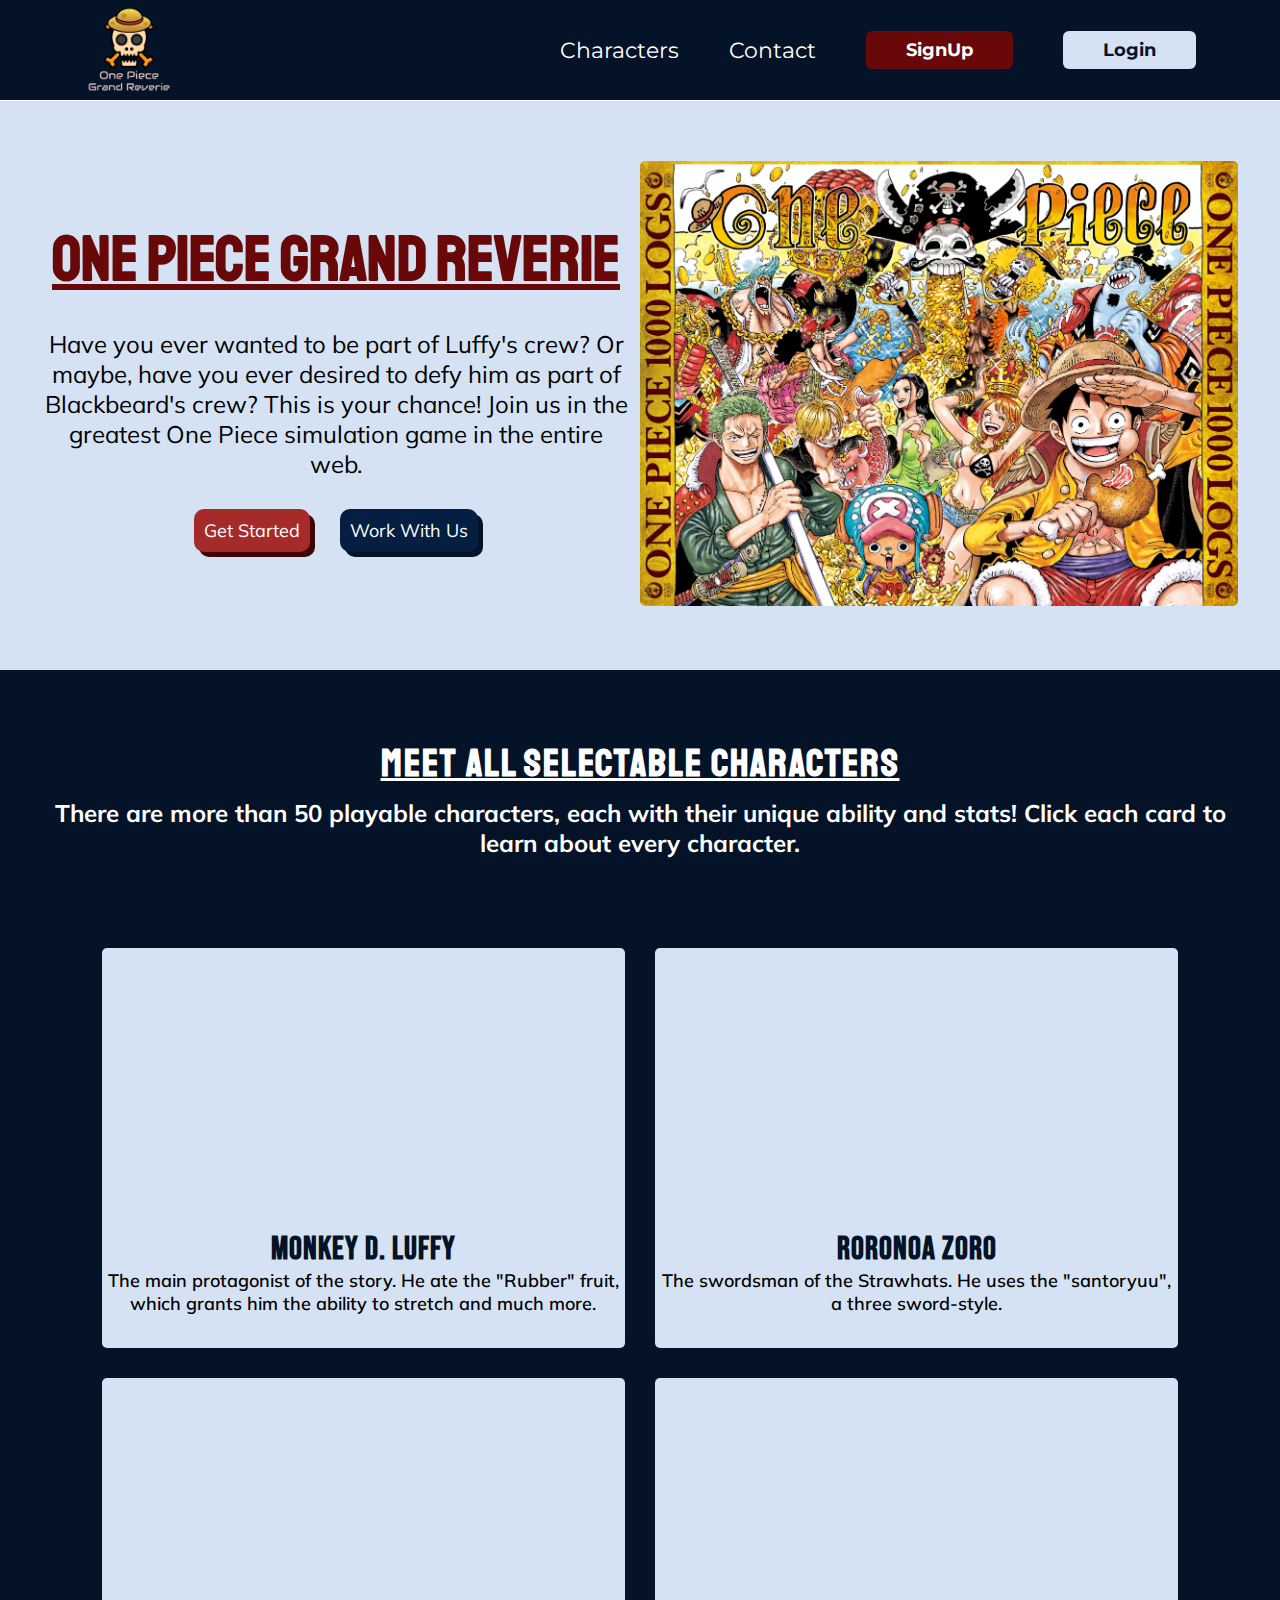
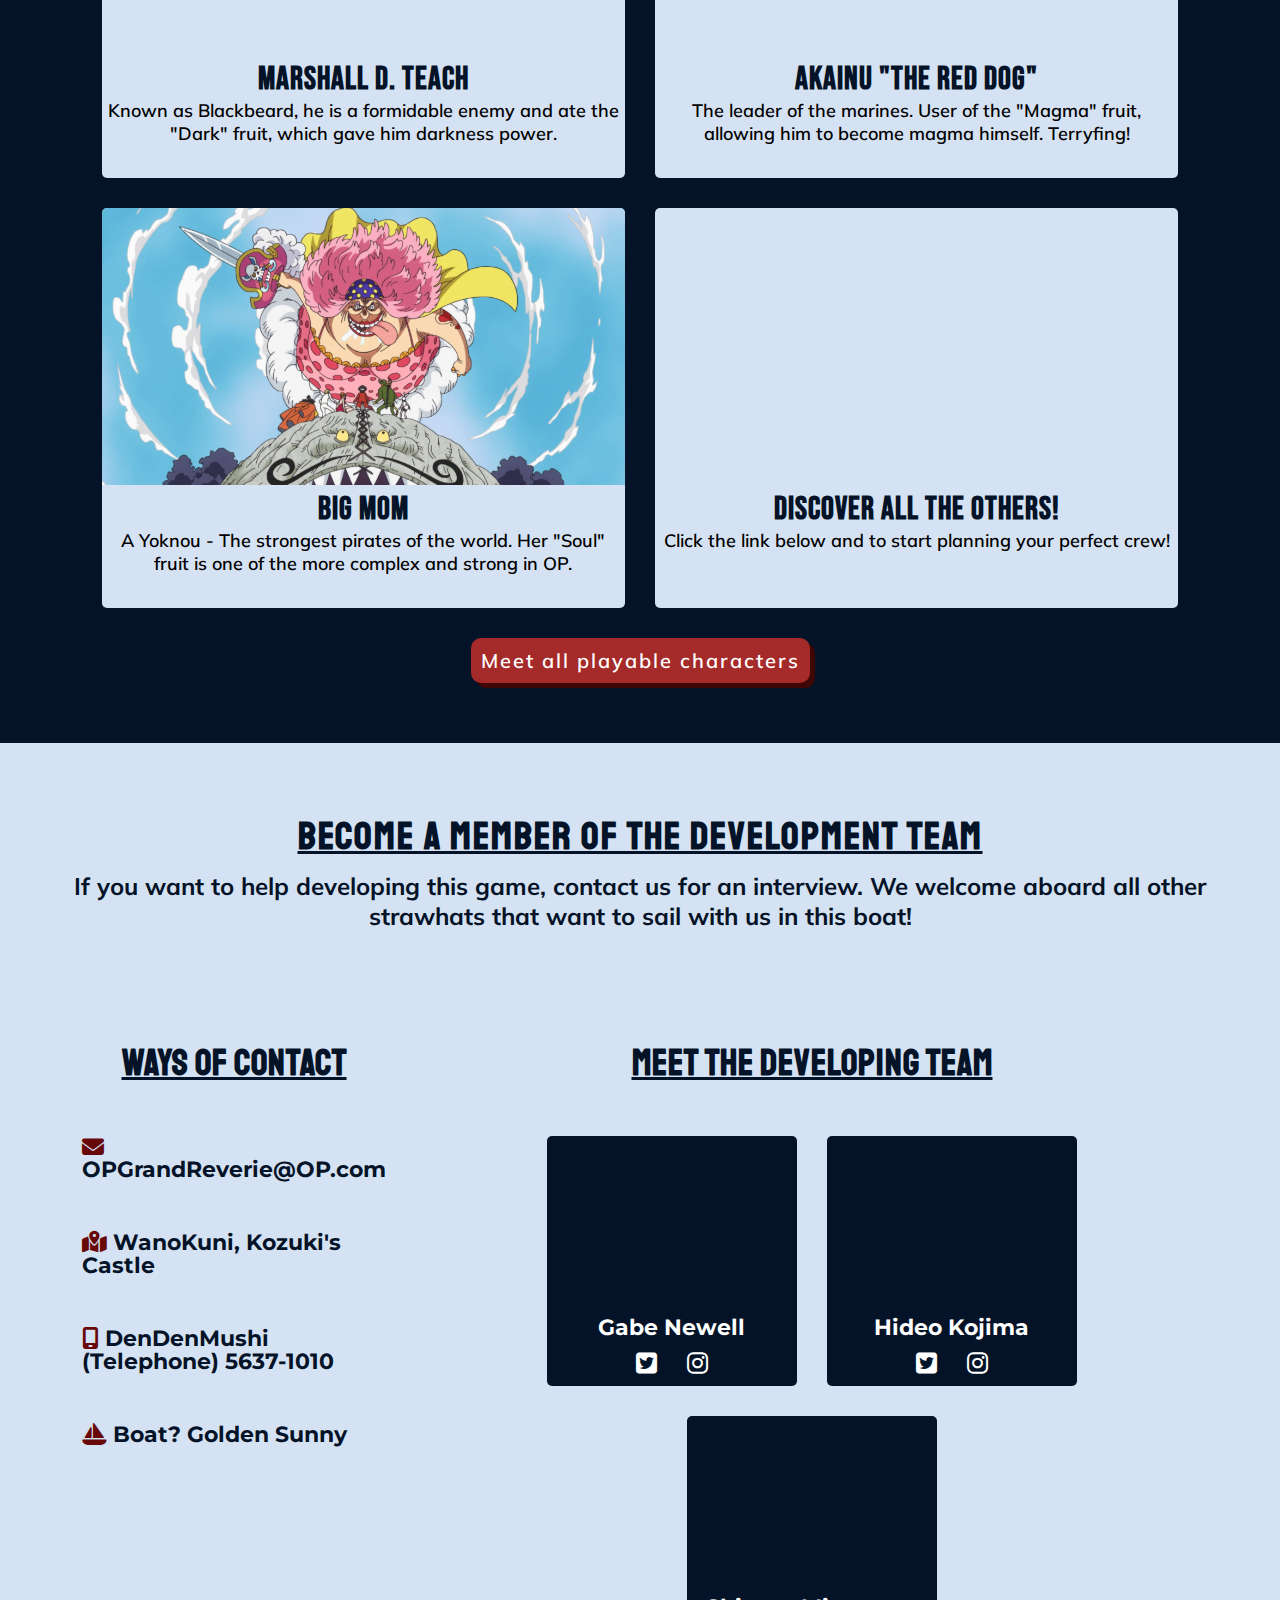
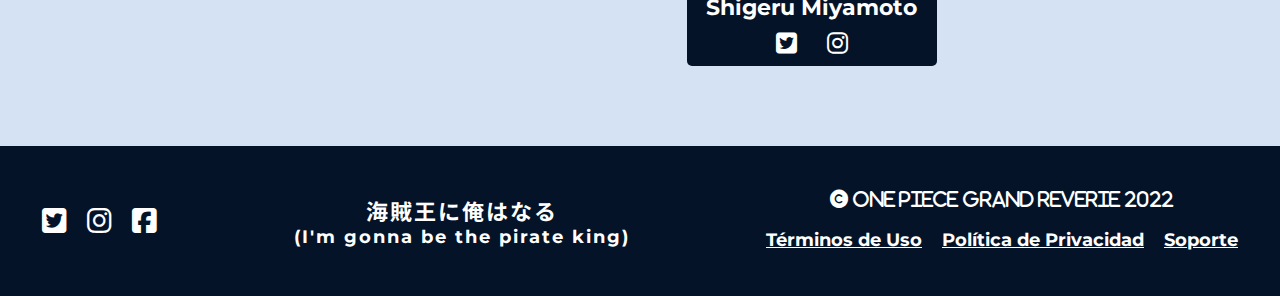
<file: index.html>
<!DOCTYPE html>
<html lang="en">
  <head>
    <meta charset="UTF-8" />
    <meta http-equiv="X-UA-Compatible" content="IE=edge" />
    <meta name="viewport" content="width=device-width, initial-scale=1.0" />
    <title>One Piece Grand Reverie</title>

    <link rel="icon" type="image/x-icon" href="Logo2.png" />

    <link
      rel="stylesheet"
      href="https://cdnjs.cloudflare.com/ajax/libs/font-awesome/6.1.1/css/all.min.css"
    />

    <link rel="stylesheet" href="style.css" />
  </head>

  <body>
    <!-- Header Section -->
    <div class="section-container-dark header-container">
      <header class="header">
        <div class="logo-container">
          <img src="Logo2.png" alt="Logo-OnePieceGrandReverie" />
        </div>
        <nav class="navbar">
          <label for="toggle-menu">
            <i class="fa-solid fa-bars"></i>
          </label>
          <input type="checkbox" id="toggle-menu" />
          <ul class="navbar-list">
            <li><a href="#characters">Characters</a></li>
            <li><a href="#contact">Contact</a></li>
            <li><a href="signup.html" target="_blank">SignUp</a></li>
            <li><a href="login.html">Login</a></li>
          </ul>
        </nav>
      </header>
    </div>

    <!-- Hero Section -->
    <div class="section-container-light">
      <main class="section">
        <div class="hero-text">
          <h1>One Piece Grand Reverie</h1>
          <p>
            Have you ever wanted to be part of Luffy's crew? Or maybe, have you
            ever desired to defy him as part of Blackbeard's crew? This is your
            chance! Join us in the greatest One Piece simulation game in the
            entire web.
          </p>
          <div class="hero-buttons">
            <a class="button button-register" href="signup.html" target="_blank"
              >Get Started</a
            >
            <a class="button button-more-info" href="#contact">Work With Us</a>
          </div>
        </div>
        <div class="hero-image">
          <div class="hero-image-container">
            <img
              src="Hero-Image.webp"
              alt="One Piece Characters - Hero Image"
            />
          </div>
        </div>
      </main>
    </div>

    <!-- Characters Section -->

    <div class="section-container-dark">
      <section class="section" id="characters">
        <div class="section-title">
          <h2>Meet all Selectable Characters</h2>
          <h3>
            There are more than 50 playable characters, each with their unique
            ability and stats! Click each card to learn about every character.
          </h3>
        </div>
        <div class="cards-section">
          <div class="card-container">
            <div class="card-image"></div>
            <div class="cards-stats">
              <h4>Basic Stats</h4>
              <ul>
                <li><i class="fa-solid fa-heart"> = 5,000 </i></li>
                <li><i class="fa-solid fa-hand-fist"> = 1,000</i></li>
                <li><i class="fa-solid fa-shield"> = 1,000</i></li>
                <li><i class="fa-solid fa-hat-wizard"> = 300</i></li>
              </ul>
            </div>
            <div class="card-text">
              <h4>Monkey D. Luffy</h4>
              <p>
                The main protagonist of the story. He ate the "Rubber" fruit,
                which grants him the ability to stretch and much more.
              </p>
            </div>
          </div>

          <div class="card-container">
            <div class="card-image"></div>
            <div class="cards-stats">
              <h4>Basic Stats</h4>
              <ul>
                <li><i class="fa-solid fa-heart"> = 4,500 </i></li>
                <li><i class="fa-solid fa-hand-fist"> = 900</i></li>
                <li><i class="fa-solid fa-shield"> = 800</i></li>
                <li><i class="fa-solid fa-hat-wizard"> = 0</i></li>
              </ul>
            </div>
            <div class="card-text">
              <h4>Roronoa Zoro</h4>
              <p>
                The swordsman of the Strawhats. He uses the "santoryuu", a three
                sword-style.
              </p>
            </div>
          </div>
          <div class="card-container">
            <div class="card-image"></div>
            <div class="cards-stats">
              <h4>Basic Stats</h4>
              <ul>
                <li><i class="fa-solid fa-heart"> = 8,000 </i></li>
                <li><i class="fa-solid fa-hand-fist"> = 600</i></li>
                <li><i class="fa-solid fa-shield"> = 2,000</i></li>
                <li><i class="fa-solid fa-hat-wizard"> = 1,500</i></li>
              </ul>
            </div>
            <div class="card-text">
              <h4>Marshall D. Teach</h4>
              <p>
                Known as Blackbeard, he is a formidable enemy and ate the "Dark"
                fruit, which gave him darkness power.
              </p>
            </div>
          </div>
          <div class="card-container">
            <div class="card-image"></div>
            <div class="cards-stats">
              <h4>Basic Stats</h4>
              <ul>
                <li><i class="fa-solid fa-heart"> = 8,000 </i></li>
                <li><i class="fa-solid fa-hand-fist"> = 500</i></li>
                <li><i class="fa-solid fa-shield"> = 1,500</i></li>
                <li><i class="fa-solid fa-hat-wizard"> = 2,000</i></li>
              </ul>
            </div>
            <div class="card-text">
              <h4>Akainu "The Red Dog"</h4>
              <p>
                The leader of the marines. User of the "Magma" fruit, allowing
                him to become magma himself. Terryfing!
              </p>
            </div>
          </div>
          <div class="card-container">
            <div class="card-image"></div>
            <div class="cards-stats">
              <h4>Basic Stats</h4>
              <ul>
                <li><i class="fa-solid fa-heart"> = 10,000 </i></li>
                <li><i class="fa-solid fa-hand-fist"> = 1,000</i></li>
                <li><i class="fa-solid fa-shield"> = 3,000</i></li>
                <li><i class="fa-solid fa-hat-wizard"> = 2,500</i></li>
              </ul>
            </div>
            <div class="card-text">
              <h4>Big Mom</h4>
              <p>
                A Yoknou - The strongest pirates of the world. Her "Soul" fruit
                is one of the more complex and strong in OP.
              </p>
            </div>
          </div>

          <div class="card-container card-discover">
            <div class="card-image"></div>
            <div class="cards-stats">
              <h4>Basic Stats</h4>
              <ul>
                <li><i class="fa-solid fa-heart"> = ???? </i></li>
                <li><i class="fa-solid fa-hand-fist"> = ????</i></li>
                <li><i class="fa-solid fa-shield"> = ????</i></li>
                <li><i class="fa-solid fa-hat-wizard"> = ????</i></li>
              </ul>
            </div>
            <div class="card-text">
              <h4>Discover all the others!</h4>
              <p>
                Click the link below and to start planning your perfect crew!
              </p>
            </div>
          </div>
        </div>
        <button class="button cards-button">
          Meet all playable characters
        </button>
      </section>
    </div>

    <!-- Section Contact -->
    <div class="section-container-light">
      <section class="section" id="contact">
        <div class="section-title">
          <h2>Become a Member of the Development Team</h2>
          <h3>
            If you want to help developing this game, contact us for an
            interview. We welcome aboard all other strawhats that want to sail
            with us in this boat!
          </h3>
        </div>

        <div class="team-info-container">
          <div class="contact-data">
            <h3>Ways of Contact</h3>
            <i class="fa-solid fa-envelope">
              <span>OPGrandReverie@OP.com</span></i
            >
            <i class="fa-solid fa-map-location-dot"
              ><span> WanoKuni, Kozuki's Castle</span></i
            >
            <i class="fa-solid fa-mobile-screen"
              ><span> DenDenMushi (Telephone) 5637-1010</span></i
            >
            <i class="fa-solid fa-sailboat"><span> Boat? Golden Sunny</span></i>
          </div>

          <div class="team-media">
            <h3>Meet the developing team</h3>
            <div class="cards-section">
              <div class="team-card">
                <div class="card-image"></div>
                <div class="team-text">
                  <h4>Gabe Newell</h4>
                  <ul class="team-icons">
                    <li>
                      <i class="fa-brands fa-twitter-square"></i>
                    </li>
                    <li><i class="fa-brands fa-instagram"></i></li>
                  </ul>
                </div>
              </div>
              <div class="team-card">
                <div class="card-image"></div>
                <div class="team-text">
                  <h4>Hideo Kojima</h4>
                  <ul class="team-icons">
                    <li><i class="fa-brands fa-twitter-square"></i></li>
                    <li><i class="fa-brands fa-instagram"></i></li>
                  </ul>
                </div>
              </div>
              <div class="team-card">
                <div class="card-image"></div>
                <div class="team-text">
                  <h4>Shigeru Miyamoto</h4>
                  <ul class="team-icons">
                    <li><i class="fa-brands fa-twitter-square"></i></li>
                    <li><i class="fa-brands fa-instagram"></i></li>
                  </ul>
                </div>
              </div>
            </div>
          </div>
        </div>
      </section>
    </div>

    <!-- Footer -->
    <div class="section-container-dark">
      <footer class="section footer-section">
        <div class="footer-info">
          <ul class="footer-icons">
            <li><i class="fa-brands fa-twitter-square"></i></li>
            <li><i class="fa-brands fa-instagram"></i></li>
            <li><i class="fa-brands fa-facebook-square"></i></li>
          </ul>
        </div>
        <div class="footer-phrase">
          <h4>海賊王に俺はなる</h4>
          <h5>(I'm gonna be the pirate king)</h5>
        </div>
        <div class="footer-links">
          <i class="fa-solid fa-copyright"> One Piece Grand Reverie 2022</i>
          <ul>
            <li><a href="#">Términos de Uso</a></li>
            <li><a href="#">Política de Privacidad</a></li>
            <li><a href="#">Soporte</a></li>
          </ul>
        </div>
      </footer>
    </div>
  </body>
</html>
</file>
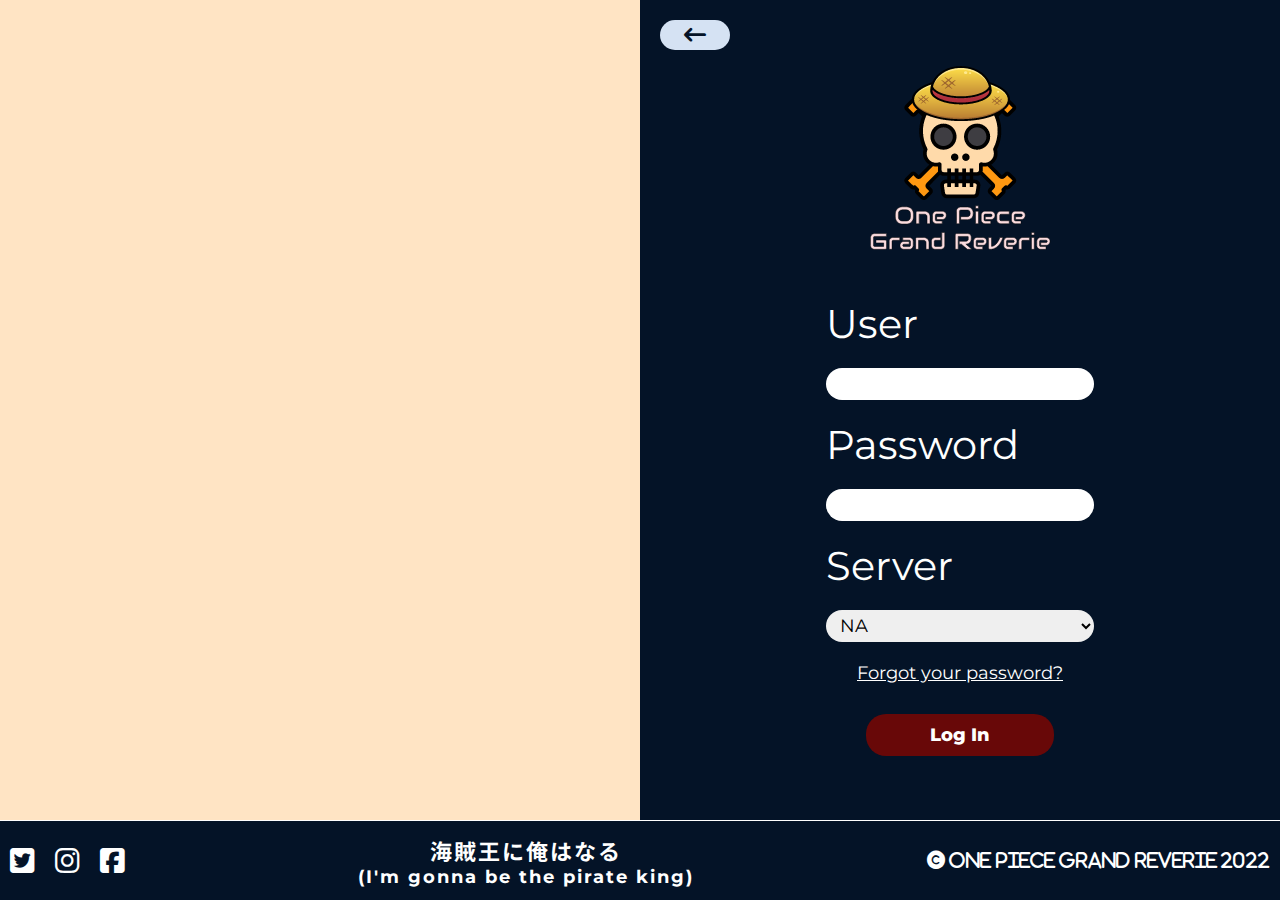
<file: login.html>
<!DOCTYPE html>
<html lang="en">
  <head>
    <meta charset="UTF-8" />
    <meta http-equiv="X-UA-Compatible" content="IE=edge" />
    <meta name="viewport" content="width=device-width, initial-scale=1.0" />
    <title>One Piece Grand Reverie - LogIn</title>

    <link rel="icon" type="image/x-icon" href="Logo2.png" />

    <link
      rel="stylesheet"
      href="https://cdnjs.cloudflare.com/ajax/libs/font-awesome/6.1.1/css/all.min.css"
    />

    <link rel="stylesheet" href="style.css" />
  </head>

  <body class="section-container-dark">
    <section class="login-section" id="login">
      <div class="login-background-img"></div>
      <div class="login-container">
        <div class="go-back-button">
          <a href="index.html"><i class="fa-solid fa-arrow-left-long"></i></a>
        </div>
        <div class="login-box">
          <div class="login-image">
            <img src="Logo2.png" alt="logo One piece" />
          </div>
          <div class="form-container">
            <form class="form">
              <label for="user" class="user">User </label>
              <input type="text" class="user" />
              <label for="password" class="password">Password </label>
              <input type="password" class="password" />
              <label for="server" class="server">Server</label>
              <select id="server" name="server">
                <option value="NA">NA</option>
                <option value="EUW">EUW</option>
                <option value="LAS">LAS</option>
                <option value="LAN">LAN</option>
                <option value="China">China</option>
              </select>
              <p>Forgot your password?</p>
              <div class="submit-container">
                <input type="submit" value="Log In" />
              </div>
            </form>
          </div>
        </div>
      </div>
    </section>

    <!-- Footer -->
    <div class="section-container-dark">
      <footer class="section footer-section footer-login">
        <div class="footer-info">
          <ul class="footer-icons">
            <li><i class="fa-brands fa-twitter-square"></i></li>
            <li><i class="fa-brands fa-instagram"></i></li>
            <li><i class="fa-brands fa-facebook-square"></i></li>
          </ul>
        </div>
        <div class="footer-phrase">
          <h4>海賊王に俺はなる</h4>
          <h5>(I'm gonna be the pirate king)</h5>
        </div>
        <div class="footer-links">
          <i class="fa-solid fa-copyright"> One Piece Grand Reverie 2022</i>
        </div>
      </footer>
    </div>
  </body>
</html>
</file>
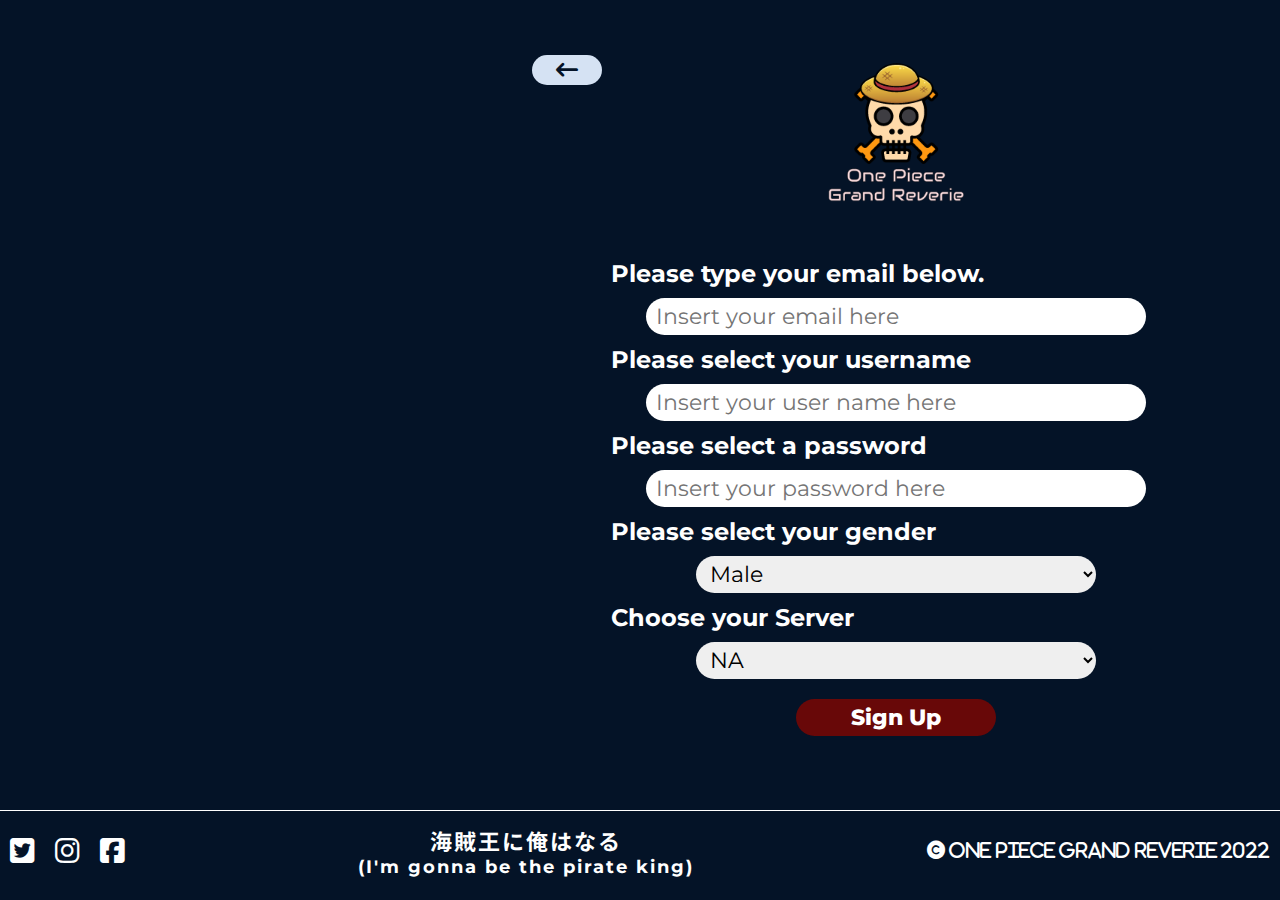
<file: signup.html>
<!DOCTYPE html>
<html lang="en">
  <head>
    <meta charset="UTF-8" />
    <meta http-equiv="X-UA-Compatible" content="IE=edge" />
    <meta name="viewport" content="width=device-width, initial-scale=1.0" />
    <title>One Piece Grand Reverie - SignUp</title>

    <link rel="icon" type="image/x-icon" href="Logo2.png" />

    <link
      rel="stylesheet"
      href="https://cdnjs.cloudflare.com/ajax/libs/font-awesome/6.1.1/css/all.min.css"
    />

    <link rel="stylesheet" href="style.css" />
  </head>

  <body class="section-container-dark">
    <section class="signup-section" id="login">
      <div class="signup-background-img"></div>
      <div class="login-container">
        <div class="go-back-button">
          <a href="index.html"><i class="fa-solid fa-arrow-left-long"></i></a>
        </div>
        <div class="login-box">
          <div class="signup-image">
            <img src="Logo2.png" alt="logo One piece" />
          </div>
          <div class="signup-container">
            <form class="signup-form">
              <label for="email">Please type your email below. </label>
              <input
                type="text"
                class="email"
                placeholder="Insert your email here"
              />
              <label for="user">Please select your username </label>
              <input
                type="text"
                class="user"
                placeholder="Insert your user name here"
              />
              <label for="password">Please select a password </label>
              <input
                type="password"
                class="password"
                placeholder="Insert your password here"
              />
              <label for="server" class="server"
                >Please select your gender</label
              >
              <select id="server" name="server">
                <option value="male">Male</option>
                <option value="female">Female</option>
                <option value="other">Other</option>
              </select>

              <label for="server" class="server">Choose your Server</label>
              <select id="server" name="server">
                <option value="NA">NA</option>
                <option value="EUW">EUW</option>
                <option value="LAS">LAS</option>
                <option value="LAN">LAN</option>
                <option value="China">China</option>
              </select>
              <div class="submit-container">
                <input type="submit" value="Sign Up" />
              </div>
            </form>
          </div>
        </div>
      </div>
    </section>

    <!-- Footer -->
    <div class="section-container-dark">
      <footer class="section footer-section footer-login">
        <div class="footer-info">
          <ul class="footer-icons">
            <li><i class="fa-brands fa-twitter-square"></i></li>
            <li><i class="fa-brands fa-instagram"></i></li>
            <li><i class="fa-brands fa-facebook-square"></i></li>
          </ul>
        </div>
        <div class="footer-phrase">
          <h4>海賊王に俺はなる</h4>
          <h5>(I'm gonna be the pirate king)</h5>
        </div>
        <div class="footer-links">
          <i class="fa-solid fa-copyright"> One Piece Grand Reverie 2022</i>
        </div>
      </footer>
    </div>
  </body>
</html>
</file>
<file: style.css>
@import url('https://fonts.googleapis.com/css2?family=Bebas+Neue&family=Lato:wght@300&family=Montserrat:wght@300&family=Mulish:ital@1&family=Noto+Sans+JP&family=Nunito+Sans:wght@300&family=Staatliches&display=swap');

* {
    padding: 0;
    margin: 0;
    box-sizing: border-box;
    text-decoration: none;
    list-style: none;
    font-family: 'Montserrat', sans-serif;
}

html {
    scroll-behavior: smooth;
    scroll-padding-top: 100px;
}

:root {
    --blue: #d5e2f3;
    --darkblue: #041327;
    --red: rgb(104, 8, 8);
    --title-font: 'Staatliches', cursive;
    --italic-font: 'Mulish', sans-serif;
}

.section-container-dark {
    background-color: var(--darkblue);
}

.section-container-light {
    background-color: var(--blue);
}

.section {
    display: flex;
    align-items: center;
    justify-content: center;
    width: 95%;
    max-width: 1440px;
    padding: 60px 10px;
    margin: 0 auto;
    gap: 10px;
}

.section-title {
    width: 100%;
    max-height: 200px;
    padding: 10px 5px;
    gap: 10px;
    display: flex;
    flex-direction: column;
    justify-content: center;
    text-align: center;
    color: white;
}

.section-title h2 {
    letter-spacing: 2px;
    font-family: var(--title-font);
    font-size: clamp(32px, 3vw, 48px);
    text-decoration: underline;
}

.section-title h3 {
    font-size: clamp(16px, 2.5vw, 24px);
    font-family: var(--italic-font);
    padding-bottom: 50px;
}

/* Header */

.header-container {
    position: sticky;
    top: 0%;
    z-index: 9999;
    border-bottom: 1px solid white;
}

.header {
    width: 90%;
    height: 100px;
    padding: 5px 10px;
    max-width: 1440px;
    display: flex;
    justify-content: space-between;
    align-items: center;
    padding: 40px 20px;
    margin: 0 auto;
}

.logo-container {
    width: 20%;
    min-width: 50px;
    max-width: 90px;
    cursor: pointer;
}

.logo-container img {
    width: 100%;
}

.navbar {
  display: flex;
  align-items: center;
  justify-content: center;
}

.navbar-list {
  display: flex;  
  align-items: center;
  justify-content: center;
  gap: 50px;
}

.navbar i {
  font-size: 40px;
  color: white;
  cursor: pointer;
  display: none;
}

#toggle-menu {
  display: none;
}

.navbar a {
  color: white;
  font-size: 22px;
}

.navbar-list li:last-child > a {
  font-weight: bold;
  font-size: 18px;
  padding: 8px 40px;
  border-radius: 6px;
  background-color: var(--blue);
  color: var(--darkblue)
}

.navbar-list li:last-child > a:hover {
  background-color: white;
  color: var(--grey);
  transition: all 0.2s linear;
  font-weight: 700;
}

.navbar-list li:nth-child(3) > a {
    font-weight: bold;
    font-size: 18px;
    padding: 8px 40px;
    border-radius: 6px;
    background-color: var(--red);
    color: white;
  }
  
  .navbar-list li:nth-child(3) > a:hover {
    background-color: white;
    color: var(--grey);
    transition: all 0.3s linear;
    font-weight: 700;
  }

@media (max-width: 992px) {
  .header {
    padding: 0px 50px 0px 10px;
  }
  .navbar i {
    display: flex;
  }

  .navbar a {
    background-color: var(--darkblue);
  }

  .navbar-list {
    position: absolute;
    flex-direction: column;
    top: 100px;
    right: 0;
    width: 100%;
    height: calc(100vh - 100px);
    z-index: 9999;
    display: none;
  }

  #toggle-menu:checked + .navbar-list {
    display: flex;
    background-color: var(--darkblue);
  }
}


/* Hero */

.hero-text {
    width: 50%;
    height: 100%;
    display: flex;
    flex-direction: column;
    justify-content: center;
    flex: 1 1 300px;
    gap: 30px;
    text-align: center;
}

.hero-text h1 {
    font-size: clamp(48px, 5vw, 72px);
    font-family: var(--title-font);
    text-decoration: underline;
    color: var(--red);
}

.hero-text p {
    font-size: clamp(18px, 3vw, 24px);
    font-family: var(--italic-font);
}

.hero-image {
    width: 50%;
}

.hero-image-container {
    width: 100%;
    max-width: 900px;
}

.hero-image-container img {
    width: 100%;
    height: auto;
    border-radius: 5px;
}

.hero-buttons {
    width: 100%;
    display: flex;
    justify-content: center;
    align-items: center;
    gap: 30px;
}

.button {
    border-radius: 10px;
    border: none;
    padding: 10px;
    font-size: clamp(14px, 3vw, 18px);
    font-family: var(--italic-font);
    cursor: pointer;
}

.button-register {
    background-color: brown;
    color: white;
    box-shadow: 5px 5px rgb(63, 6, 6);
}

.button-more-info {
    background-color: #041f42;
    color: white;
    box-shadow: 5px 5px var(--darkblue);
}

@media (max-width: 992px) {
    .hero-image {
        display: none;
    }
  }



/* Characters   */

#characters {
    flex-direction: column;
    gap: 30px;
}

.cards-section {
    width: 90%;
    display: flex;
    align-items: flex-start;
    justify-content: center;
    flex-wrap: wrap;
    gap: 30px;
    margin: 0 auto;
}

.card-container {
    display: flex;
    align-items: center;
    flex-direction: column;
    justify-content: baseline;
    flex: 1 1 350px;
    height: 400px;
    background-color: var(--blue);
    border-radius: 5px;
    gap: 5px;
    cursor: pointer;
    position: relative;
}

.cards-stats {
    display: none;
}

.cards-stats h4 {
    text-decoration: underline;
    padding-bottom: 10px;
}

.cards-stats li {
    padding: 6px;
}

.card-image {
    width: 100%;
    height: 70%;
    background-size: cover;
    background-position: center;
    border-top-left-radius: 5px;
    border-top-right-radius: 5px;
}

.card-container:nth-child(1) .card-image{
    background-image: url("https://cdnb.artstation.com/p/assets/images/images/033/833/577/large/bryl26art-luffy-wano-2.jpg?1610675048&dl=1");
    position: relative;
}

.card-container:nth-child(2) .card-image{
    background-image: url("https://i0.wp.com/codigoespagueti.com/wp-content/uploads/2022/04/Zoro-one-piece-fanart-kimetsu-no-yaiba.jpg?fit=1280%2C720&quality=80&ssl=1");
    position: relative;
}

.card-container:nth-child(3) .card-image{
    background-image: url("https://img1.ak.crunchyroll.com/i/spire1-tmb/b1a6fa3a8d964ef69d6bb633c4e68d171406515923_main.jpg");
    position: relative;
}

.card-container:nth-child(4) .card-image{
    background-image: url("https://pbs.twimg.com/media/EjqmoVVWkAM2ZVh.jpg:large");
    position: relative;
}

.card-container:nth-child(5) .card-image{
    background-image: url("BigMom-Picture.webp");
    position: relative;
}

.card-container:nth-child(6) .card-image{
    background-image: url("https://upload.wikimedia.org/wikipedia/commons/c/ce/Question-mark-face.jpg");
    position: relative;
}

.card-text {
    height: 30%;
    display: flex;
    justify-content: flex-start;
    align-items: center;
    flex-direction: column;
    text-align: center;
}

.card-text h4 {
    color: var(--darkblue);
    letter-spacing: 1px;
    font-family: 'Bebas Neue', cursive;
    font-size: 32px;
}

.card-text p {
    font-size: clamp(16px, 2vw, 18px);
    font-family: var(--italic-font);
    font-weight: 600;
}

.cards-button {
    font-weight: 600;
    letter-spacing: 2px;
    font-size: 20px;
    font-family: var(--italic-font);
    background-color: brown;
    color: white;
    box-shadow: 5px 5px rgb(63, 6, 6);
}

.card-container:nth-child(1n):hover {
    background-color: white;
    border: 1px solid var(--blue);
}

.card-container:nth-child(1n):hover .card-text h4{
    color: var(--darkblue);
}

.card-container:nth-child(1n):hover .card-image::after {
    content: "";
    position: absolute;
    top: 0;
    left: 0;
    width: 100%;
    height: 100%;
    background-image: linear-gradient(180deg, rgba(0, 0, 0, 0.8), rgba(0, 0, 0, 0.7), 100%, transparent);
}

.card-container:nth-child(1):hover .card-image::after {
    background-image: linear-gradient(180deg, rgba(165, 0, 0, 0.8), rgba(165, 0, 0, 0.7), 100%, transparent);
}

.card-container:nth-child(2):hover .card-image::after {
    background-image: linear-gradient(180deg, rgba(5, 165, 0, 0.8), rgba(5, 165, 0, 0.7), 100%, transparent);
}

.card-container:nth-child(3):hover .card-image::after {
    background-image: linear-gradient(180deg, rgba(0, 0, 0, 0.8), rgba(0, 0, 0, 0.7), 100%, transparent);
}

.card-container:nth-child(4):hover .card-image::after {
    background-image: linear-gradient(180deg, rgba(63, 4, 4, 0.8), rgba(63, 4, 4, 0.7), 100%, transparent);
}

.card-container:nth-child(5):hover .card-image::after {
    background-image: linear-gradient(180deg, rgba(163, 1, 109, 0.8), rgba(163, 1, 109, 0.7), 100%, transparent);
}

.card-container:nth-child(6):hover .card-image::after {
    background-image: linear-gradient(180deg, rgba(0, 0, 0, 0.8), rgba(0, 0, 0, 0.7), 100%, transparent);
}

.card-container:nth-child(1n):hover .cards-stats {
    height: 70%;
    width: 100%;
    position: absolute;
    top: 0;
    left: 0;
    display: flex;
    flex-direction: column;
    align-items: center;
    justify-content: center;
    color: white;
    font-weight: bold;
    font-size: 20px;
}


@media (max-width: 1143px) {

    .card-text h4 {
        font-size: 28px;
    }

    .card-text p {
        font-size: clamp(16px, 1vw, 20px);
    }
}

@media (max-width: 768px) {
    .card-text {
        display: none;
    }

    .card-image {
        height: 100%;
    }


    .card-container:nth-child(1n):hover .card-text {
        display: flex;
        justify-content: center;
        align-items: center;
        width: 60%;
    }

    .card-container:nth-child(1n):hover .cards-stats {
        display: flex;
        justify-content: center;
        align-items: center;
        height: 100%;
        width: 40%;
        font-size: 16px;
    }

    .card-container:nth-child(1n):hover .card-image {
        display: flex;
        justify-content: center;
        align-items: center;
        height: 100%;
        width: 40%;
    }

    .card-container {
        flex-direction: row;
        justify-content: center;
        align-items: center;
        background-size: cover;
        background-position: center;
        height: 200px;
    }

    .cards-section {
        gap: 50px;
    }

}

@media (max-width: 374px) {
    .card-container:nth-child(1n):hover .cards-stats {
        display: none;
    }

    
    .card-container:nth-child(1n):hover .card-image {
        display: none;
    }

    .card-container:nth-child(1n):hover .card-text {
        width: 100%;
    }
}


/* Contact */

#contact {
    flex-direction: column;
    gap: 30px;
}

#contact:first-child .section-title {
    color: var(--darkblue);
}

.team-info-container {
    width: 100%;
    padding: 20px;
    display: flex;
    align-items: flex-start;
    justify-content: space-between;
}

.contact-data {
    height: 100%;
    width: 40%;
    gap: 50px;
    display: flex;
    flex-direction: column;
    padding: 0px 20px;
}

.contact-data h3{
    color: var(--darkblue);
    letter-spacing: 1px;
    font-size: clamp(32px, 4vw, 36px);
    font-family: var(--title-font);
    text-decoration: underline;
    text-align: center;
}

.contact-data i {
    color: var(--red);
    font-size: clamp(18px, 3vw, 22px);
}

.contact-data span {
    font-size: clamp(16px, 3vw, 22px);
    font-weight: bold;
    color: var(--darkblue);
}

.team-media {
    width: 100%;
    display: flex;
    justify-content: center;
    align-items: center;
    flex-direction: column;
    gap: 50px;
    padding: 0px 20px;
}

.team-media h3{
    letter-spacing: 1px;
    font-size: clamp(32px, 4vw, 36px);
    font-family: var(--title-font);
    text-decoration: underline;
    color: var(--darkblue);
    text-align: center;
}

.team-card {
    display: flex;
    align-items: center;
    flex-direction: column;
    justify-content: center;
    flex: 1 1 250px;
    height: 250px;
    border-radius: 5px;
    gap: 15px;
    border: 1px solid white;
    background-color: var(--darkblue);
    border: var(--darkblue);
    max-width: 250px;
}

.team-card:hover {
    background-color: var(--blue);
    transition: 0.3s;
    border: 1px solid var(--darkblue);
}

.team-card:hover .team-text {
    color: var(--darkblue)
}

.team-card:nth-child(1) .card-image{
    background-image: url("https://i.blogs.es/017658/gabe-newell/840_560.jpeg");
}

.team-card:nth-child(2) .card-image{
    background-image: url("https://i.blogs.es/f26226/hideo-kojima/840_560.jpeg"
    );
}

.team-card:nth-child(3) .card-image{
    background-image: url("https://media.vandalimg.com/common/1200x800/20081233441.jpg");
}

.team-text {
    display: flex;
    justify-content: center;
    align-items: center;
    flex-direction: column;
    text-align: center;
    color: white;
}

.team-text h4{
    font-size: clamp(18px, 3vw, 22px);
}

.team-icons {
    display: flex;
    align-items: center;
    justify-content: center;
    gap: 30px;
    padding: 10px;
}

.team-icons i{
    font-size: clamp(18px, 3vw, 24px);
    cursor: pointer;
}

@media (max-width: 1168px) {
    .team-info-container {
        flex-direction: column;
        justify-content: center;
        align-items: center;
        gap: 50px;
        width: 100%;
    }

    .contact-data {
        gap: 40px;
        width: 90%;
    }
}


/* Footer */

.footer-section {
    padding: 5px 10px;
    color: white;
    justify-content: space-between;
    height: 150px;
}

.footer-phrase h4{
    font-size: 22px;
    font-family: 'Noto Sans JP', sans-serif;
    letter-spacing: 2px;
    text-align: center;
}

.footer-phrase h5 {
    font-size: 18px;
    letter-spacing: 2px;
    text-align: center;
}

.footer-info {
    display: flex;
    flex-direction: column;
    align-items: center;
    gap: 15px;
}

.footer-icons {
    width: 100%;
    display: flex;
    justify-content: center;
    align-items: center;
    gap: 20px;
    cursor: pointer;
}

.footer-icons i {
    font-size: 28px;
}

.footer-links {
    display: flex;
    justify-content: center;
    align-items: center;
    flex-direction: column;
    gap: 10px;
}

.footer-links ul {
    display: flex;
    justify-content: space-between;
    align-items: center;
    gap: 20px;
}

.footer-links a {
    color: white;
    text-decoration: underline;
}

.footer-links{
    display: flex;
    justify-content: center;
    align-items: center;
    gap: 20px;
    font-size: clamp(14px, 2vw, 18px);
    text-align: center;
    font-weight: 700;
}

@media (max-width: 768px) {
    .footer-phrase {
        display: none;
    }

}

@media (max-width: 480px) {

    .footer-section {
        flex-direction: column;
        justify-content: center;
        gap: 10px;
    }

    .team-info-container {
        padding: 10px;
    }

    .contact-data {
        width: 100%;
    }

    .contact-data span {
        font-size: 14px;
    }

    .footer-icons {
        gap: 5px;
    }

    .footer-icons i {
        font-size: 20px;
        padding: 2px 10px;
    }

    .footer-links {
        font-size: 12px;
    }
    
}



/* LOGIN */

.login-section {
    display: flex;
    justify-content: center;
    align-items: center;
    width: 100vw;
    height: calc(100vh - 80px);
    max-width: 1920px;
    margin: 0 auto;
}

.footer-login {
    width: 100%;
    border-top: 1px solid white;
    height: 80px;
}

@media (min-width: 1921px) {
    .login-section {
        border-bottom: 2px solid white;
    }

    .footer-login {
        border: none;
    }
}

.login-background-img {
    background-color: bisque;
    background-image: URL(https://images6.alphacoders.com/606/606263.jpg);
    background-size: cover;
    background-repeat: no-repeat;
    background-position: center;
    width: 60%;
    height: 100%;
}

.go-back-button {
    position: absolute;
    top: 20px;
    left: 20px;
    width: 70px;
    height: 30px;
    border-radius: 40px;
    background-color: var(--blue);
    display: flex;
    justify-content: center;
    align-items: center;
    cursor: pointer;
}

.go-back-button a {
    width: 100%;
    display: flex;
    justify-content: center;
    align-items: center;
    color: var(--darkblue);
    text-decoration: none;
}

.go-back-button a:focus {
    color: var(--darkblue)
}

.fa-arrow-left-long {
    position: relative;
    font-size: 22px;
}

.login-container {
    width: 60%;
    height: 100%;
    display: flex;
    justify-content: center;
    align-items: center;
    background-color: var(--darkblue);
    position: relative;
}

.login-image {
    width: 100%;
    max-width: 200px;
}

.login-image img {
    width: 100%;
}

.login-box {
    width: 100%;
    height: 100%;
    display: flex;
    justify-content: center;
    align-items: center;
    flex-direction: column;
    margin: 0 auto;
    gap: 40px;
    padding: 20px;
    background-color: var(--darkblue);
}

.form-container {
    display: flex;
    justify-content: space-between;
    align-items: center;
    flex-direction: column;
    margin: 0 auto;
}

.form {
    display: flex;
    justify-content: space-between;
    align-items: flex-start;
    flex-direction: column;
    margin: 0 auto;
    color: white;
    font-size: 40px;
    gap: 20px;
}

.form input {
    width: 100%;
    border-radius: 20px;
    border:  none;
    padding: 5px 10px;
    font-size: 22px;
}

.form select {
    width: 100%;
    border-radius: 20px;
    border:  none;
    padding: 4px 10px;
    font-size: 22px;
}

.form input:focus {
    outline: 5px solid var(--red);;
}

.form select:focus {
    outline: 5px solid var(--red);;
}

.form-container p {
    width: 100%;
    text-align: center;
    color: white;
    font-size: 24px;
    cursor: pointer;
    text-decoration: underline;
}

.submit-container {
    width: 70%;
    display: flex;
    justify-content: center;
    align-items: center;
    padding: 10px 0px;
    margin: 0 auto;
}

.submit-container input {
    background-color: var(--red);
    color: white;
    font-weight: 800;
    cursor: pointer;
    padding: 10px;
}

.submit-container:hover {
    width: 100%;
    transition: 0.2s;
}

@media (max-width: 1280px) {
    .form input {
        font-size: 18px;
    }

    .form-container p {
        font-size: 18px;
    }

    .form select {
        font-size: 18px;
    }
}

@media (max-height: 799px) {
    .login-image {
        width: 130px;
        height: 130px;
    }

    .login-box {
        gap: 10px;
    }

    .form {
        font-size: 18px;
        gap: 10px;
        padding: 2px 4px;
    }

    .form-container p {
        font-size: 14px;
    }
}

@media (max-height: 549px) {
    .login-image {
        width: 100px;
        height: 100px;
    }

    .login-box {
        gap: 5px;
    }

    .form {
        font-size: 14px;
        gap: 5px;
    }

    .form input {
        padding: 0px 2px;
    }

    .form select {
        padding: 0px 2px;
    }
}

@media (max-height: 399px) {
    .login-image {
        display: none;
    }
}

@media (max-width: 768px) {

    .login-section {
        flex-direction: column;
    }

    .login-background-img {
        display: none;
    }

    .signup-background-img {
        display: none;
    }

    .login-container {
        width: 100%;
    }
    
}

@media (max-width: 320px) {
    .login-background-img {
        display: none;
    }

    .login-box {
        width: 100%;
    }

    .form {
        font-size: 24px;
    }

    .login-image {
        height: 130px;
        width: 130px;
    }

    .login-image img {
        height: 130px;
        width: 130px;
    }

    .form input {
        padding: 0px 5px;
    }

    .form select {
        padding: 0px 5px;
    }
}



/* SIGNUP */

.signup-section {
    display: flex;
    justify-content: center;
    align-items: center;
    width: 100vw;
    /* height: calc(100vh - 80px); */
    max-width: 1440px;
    margin: 0 auto;
}


@media (min-width: 1441px) {
    .signup-section {
        border-bottom: 2px solid white;
    }
}

.signup-background-img {
    background-image: URL(https://wallpapercave.com/dwp1x/wp4855645.jpg);
    background-size: cover;
    background-repeat: no-repeat;
    background-position: center;
    width: 40%;
    height: 90vh;
    border-radius: 5px;
}

.signup-image {
    width: 100%;
    max-width: 150px;
}

.signup-image img {
    width: 100%;
}

.signup-container {
    width: 90%;
    display: flex;
    justify-content: space-between;
    align-items: center;
    margin: 0 auto;
}

.signup-form {
    color: white;
    width: 90%;
    display: flex;
    flex-direction: column;
    justify-content: space-between;
    align-items: center;
    gap: 10px;
    padding: 10px;
    margin: 0 auto;
}

.signup-form label {
    font-weight: bold;
    font-size: 24px;
    width: 100%;
    text-align: left;
}

.signup-form input {
    width: 100%;
    max-width: 500px;
    border-radius: 20px;
    border:  none;
    padding: 5px 10px;
    font-size: 22px;
}

.signup-form select {
    width: 100%;
    max-width: 400px;
    border-radius: 20px;
    border:  none;
    padding: 4px 10px;
    font-size: 22px;
}

.signup-form .submit-container {
    max-width: 200px; 
}

.signup-form input:focus {
    outline: 5px solid var(--red);;
}

.signup-form select:focus {
    outline: 5px solid var(--red);;
}

@media (max-width: 1024px) {

    .signup-form label {
        font-size: 20px;
    }

    .signup-form input {
        padding: 5px;
        font-size: 18px;
    }

    .signup-form select {
        padding: 5px;
        font-size: 18px;
    }
}

@media (max-width: 920px) {

    .signup-form label {
        font-size: 18px;
    }

    .signup-form input {
        padding: 5px;
        font-size: 16px;
    }

    .signup-form select {
        padding: 5px;
        font-size: 16px;
    }
}

@media (max-width: 480px) {

    .signup-form label {
        font-size: 18px;
    }

    .signup-form input {
        padding: 4px;
        font-size: 14px;
    }

    .signup-form select {
        padding: 4px;
        font-size: 14px;
    }
}

@media (max-width: 320px) {

    .signup-form label {
        font-size: 16px;
    }

    .signup-form input {
        padding: 4px;
        font-size: 12px;
    }

    .signup-form select {
        padding: 4px;
        font-size: 12px;
    }
}

@media (max-height: 760px) {

    .signup-image {
        height: 100px;
        width: 100px;
    }

} 

@media (max-height: 680px) {

    .signup-image {
        height: 100px;
        width: 100px;
    }

} 

@media (max-height: 320px) {

    .signup-image {
        position: absolute;
        right: 0;
        top: 0;
        height: 80px;
        width: 80px;
    }

} 



/* 
@media (max-width: 768px) {

    .signup-image {
        position: absolute;
        right: 0;
        top: 0;
        height: 80px;
        width: 80px;
    }

    .signup-container {
        height: 80%;
    }

    .signup-form {
        height: 100%;
    }

    .signup-form label {
        font-size: 18px;
    }

    .signup-form input {
        font-size: 14px;
    }

    .signup-form select {
        font-size: 14px;
    }

}

@media (max-width: 320px) {

    .signup-image {
        position: absolute;
        right: 0;
        top: 0;
        height: 80px;
        width: 80px;
    }

    .signup-form label {
        font-size: 14px;
    }

    .signup-form input {
        font-size: 14px;
    }

    .signup-form select {
        font-size: 14px;
    }

} */
</file>
